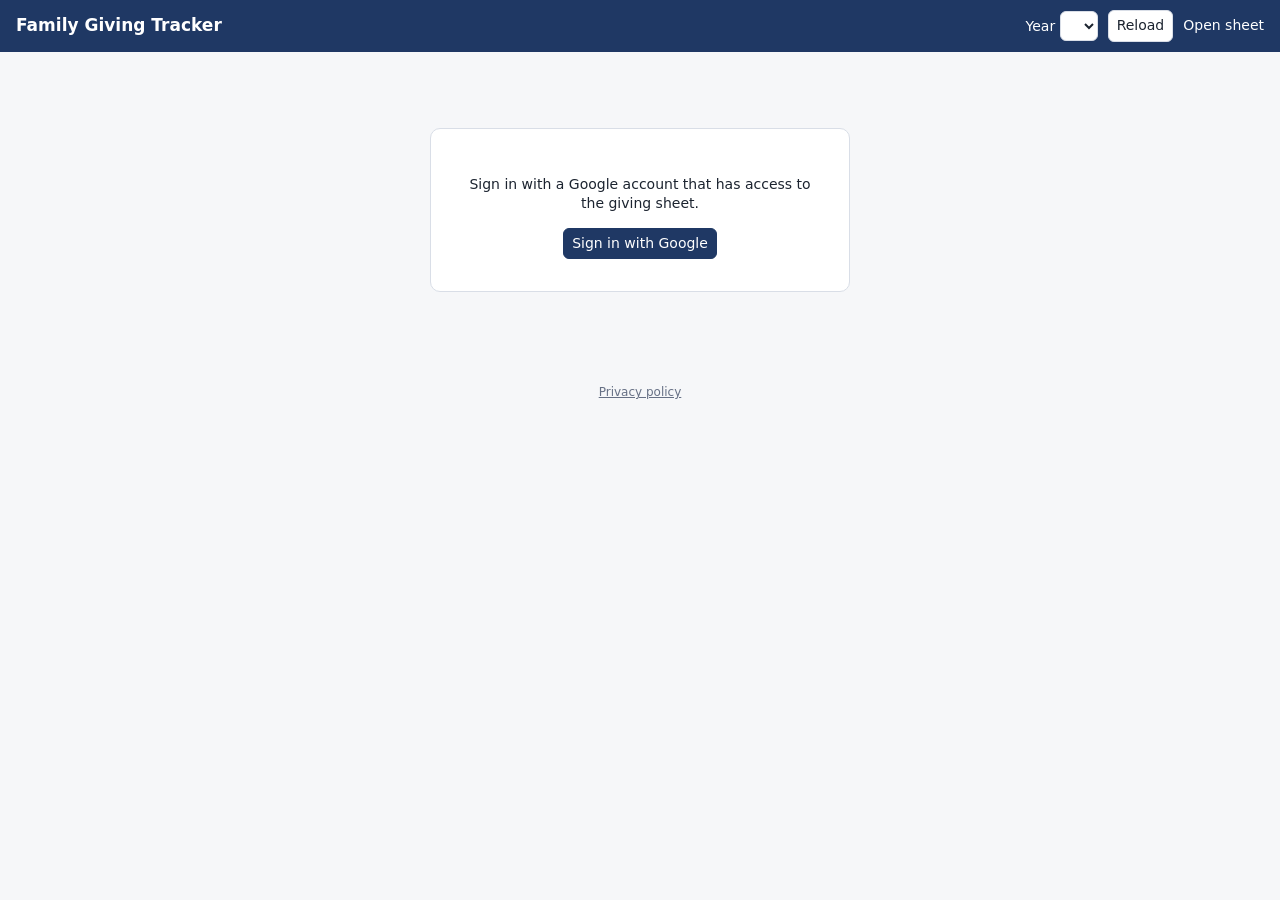
<file: index.html>
<!DOCTYPE html>
<html lang="en">
<head>
<meta charset="utf-8">
<meta name="viewport" content="width=device-width, initial-scale=1">
<title>Family Giving Tracker</title>
<link rel="stylesheet" href="style.css">
<script src="https://accounts.google.com/gsi/client" async defer></script>
<script src="https://apis.google.com/js/api.js" async defer></script>
</head>
<body>
<header>
  <h1>Family Giving Tracker</h1>
  <nav id="nav" hidden>
    <a href="#decide">Decide</a><a href="#execute">Execute</a><a href="#budget">Budget</a><a href="#charts">Charts</a><a href="#history">History</a>
  </nav>
  <div id="controls" hidden>
    <label>Year <select id="year"></select></label>
    <button id="reload" title="Reload from the sheet">Reload</button>
    <a id="sheetlink" target="_blank" rel="noopener">Open sheet</a>
  </div>
</header>
<div id="msg" role="status"></div>
<main id="main">
  <div id="signin">
    <p>Sign in with a Google account that has access to the giving sheet.</p>
    <button id="signinbtn" class="primary">Sign in with Google</button>
  </div>
</main>
<footer><a href="privacy.html">Privacy policy</a></footer>
<script src="config.js"></script>
<script src="app.js"></script>
</body>
</html>
</file>
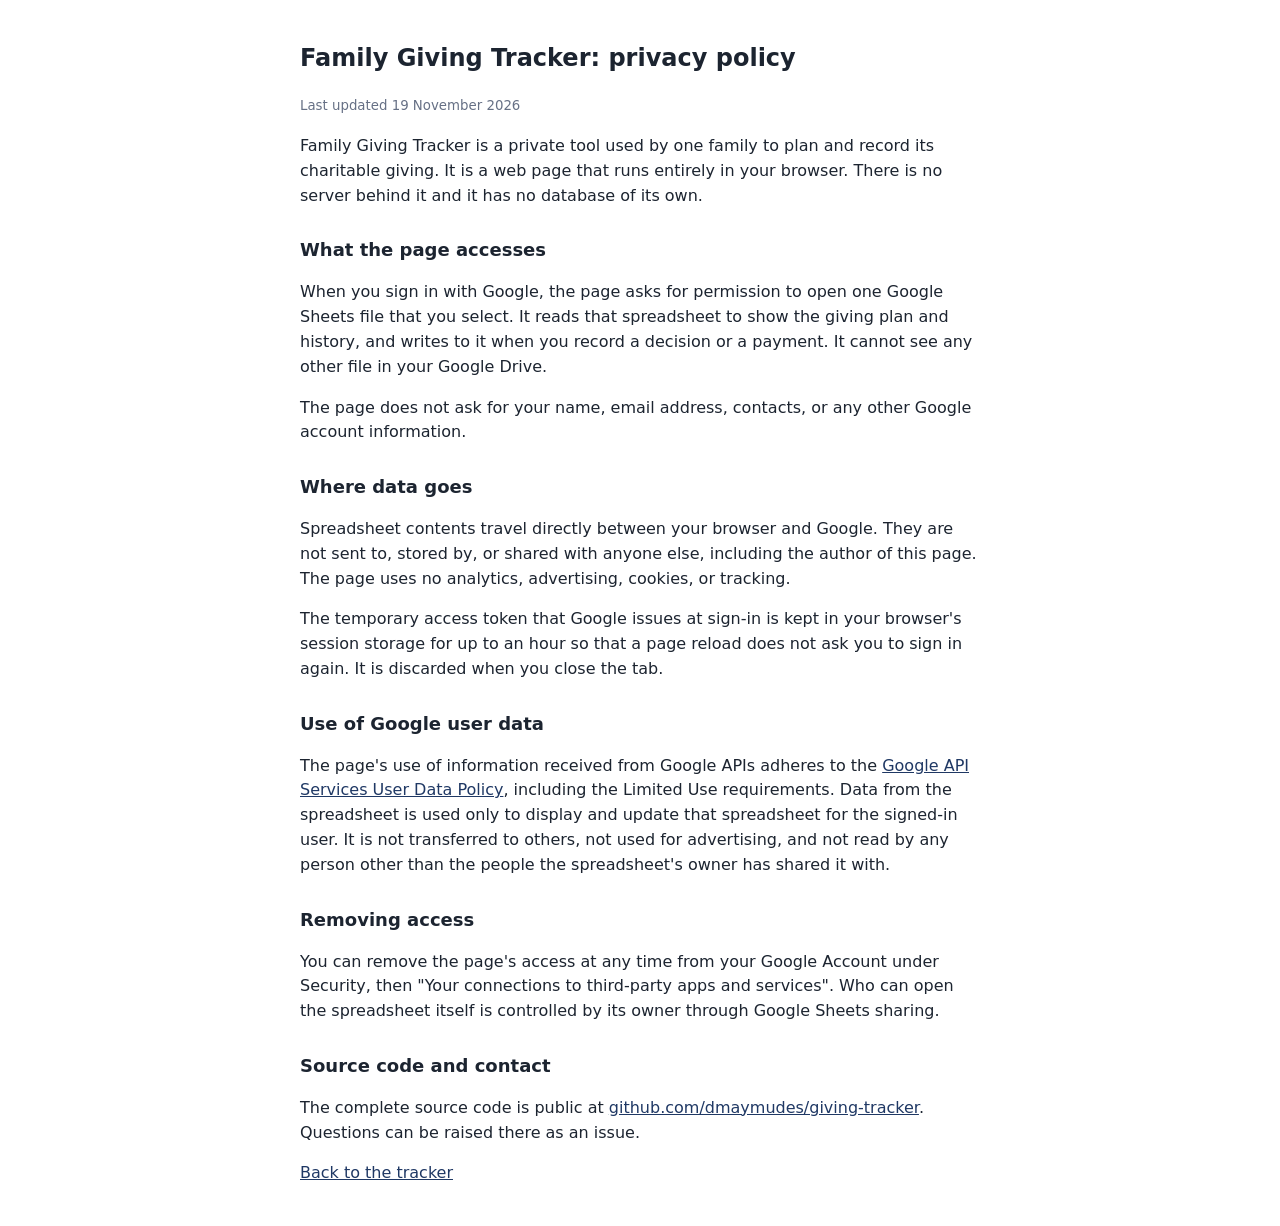
<file: privacy.html>
<!DOCTYPE html>
<html lang="en">
<head>
<meta charset="utf-8">
<meta name="viewport" content="width=device-width, initial-scale=1">
<title>Privacy policy: Family Giving Tracker</title>
<style>
body{font:16px/1.55 system-ui,-apple-system,"Segoe UI",Arial,sans-serif;color:#1c2430;max-width:680px;margin:40px auto;padding:0 20px}
h1{font-size:24px}h2{font-size:18px;margin-top:28px}a{color:#1f3864}small{color:#667085}
</style>
</head>
<body>
<h1>Family Giving Tracker: privacy policy</h1>
<p><small>Last updated 19 November 2026</small></p>

<p>Family Giving Tracker is a private tool used by one family to plan and record its charitable giving. It is a web page that runs entirely in your browser. There is no server behind it and it has no database of its own.</p>

<h2>What the page accesses</h2>
<p>When you sign in with Google, the page asks for permission to open one Google Sheets file that you select. It reads that spreadsheet to show the giving plan and history, and writes to it when you record a decision or a payment. It cannot see any other file in your Google Drive.</p>
<p>The page does not ask for your name, email address, contacts, or any other Google account information.</p>

<h2>Where data goes</h2>
<p>Spreadsheet contents travel directly between your browser and Google. They are not sent to, stored by, or shared with anyone else, including the author of this page. The page uses no analytics, advertising, cookies, or tracking.</p>
<p>The temporary access token that Google issues at sign-in is kept in your browser's session storage for up to an hour so that a page reload does not ask you to sign in again. It is discarded when you close the tab.</p>

<h2>Use of Google user data</h2>
<p>The page's use of information received from Google APIs adheres to the <a href="https://developers.google.com/terms/api-services-user-data-policy">Google API Services User Data Policy</a>, including the Limited Use requirements. Data from the spreadsheet is used only to display and update that spreadsheet for the signed-in user. It is not transferred to others, not used for advertising, and not read by any person other than the people the spreadsheet's owner has shared it with.</p>

<h2>Removing access</h2>
<p>You can remove the page's access at any time from your Google Account under Security, then "Your connections to third-party apps and services". Who can open the spreadsheet itself is controlled by its owner through Google Sheets sharing.</p>

<h2>Source code and contact</h2>
<p>The complete source code is public at <a href="https://github.com/dmaymudes/giving-tracker">github.com/dmaymudes/giving-tracker</a>. Questions can be raised there as an issue.</p>

<p><a href="./">Back to the tracker</a></p>
</body>
</html>
</file>
<file: style.css>
:root{--ink:#1c2430;--mute:#667085;--line:#d9dee7;--bg:#f6f7f9;--card:#fff;--accent:#1f3864;--ok:#1a7f4b;--warn:#b54708;--bad:#b42318}
*{box-sizing:border-box}
body{margin:0;font:14px/1.4 system-ui,-apple-system,"Segoe UI",Arial,sans-serif;color:var(--ink);background:var(--bg)}
header{display:flex;flex-wrap:wrap;align-items:center;gap:12px 24px;padding:10px 16px;background:var(--accent);color:#fff}
h1{font-size:17px;margin:0}
nav a{color:#fff;text-decoration:none;padding:6px 10px;border-radius:6px;opacity:.8}
nav a.on{background:rgba(255,255,255,.2);opacity:1}
#controls{margin-left:auto;display:flex;gap:10px;align-items:center}
#controls a{color:#fff}
main{padding:16px;max-width:1300px;margin:0 auto}
#signin{background:var(--card);padding:32px;border-radius:10px;max-width:420px;margin:60px auto;text-align:center;border:1px solid var(--line)}
#msg{position:sticky;top:0;z-index:5}
#msg div{padding:8px 16px;background:#fff4e5;border-bottom:1px solid #f0c98a}
#msg div.err{background:#fdecea;border-color:#f1aeb5}
button,select,input{font:inherit;padding:5px 8px;border:1px solid var(--line);border-radius:6px;background:#fff;color:var(--ink)}
button{cursor:pointer}
button.primary{background:var(--accent);color:#fff;border-color:var(--accent)}
button.ok{color:var(--ok);border-color:var(--ok)}
button.bad{color:var(--bad)}
button:disabled{opacity:.5;cursor:default}
.bar{display:flex;flex-wrap:wrap;gap:10px;align-items:center;margin:0 0 12px}
.bar .sp{flex:1}
.card{background:var(--card);border:1px solid var(--line);border-radius:10px;margin:0 0 16px;overflow-x:auto}
.card h2{font-size:15px;margin:0;padding:10px 12px;border-bottom:1px solid var(--line);display:flex;gap:12px;align-items:baseline}
.card h2 small{color:var(--mute);font-weight:400}
table{border-collapse:collapse;width:100%}
th,td{padding:6px 10px;text-align:left;border-bottom:1px solid #eef0f4;white-space:nowrap}
th{font-size:12px;color:var(--mute);font-weight:600;position:sticky;top:0;background:#fff}
td.n,th.n{text-align:right;font-variant-numeric:tabular-nums}
td.org{white-space:normal;min-width:200px}
td.addr{white-space:normal;color:var(--mute);font-size:12px;max-width:260px}
tr.tot td{font-weight:600;border-top:2px solid var(--line)}
input.amt{width:90px;text-align:right}
input.ref{width:90px}
.tag{display:inline-block;padding:1px 7px;border-radius:10px;font-size:12px;background:#eef0f4}
.tag.Approved{background:#e3f4ea;color:var(--ok)}.tag.Declined{background:#fdecea;color:var(--bad)}.tag.Deferred{background:#fff4e5;color:var(--warn)}
.over{color:var(--bad);font-weight:600}.under{color:var(--warn);font-weight:600}.fine{color:var(--ok)}
.meter{height:8px;background:#eef0f4;border-radius:4px;min-width:120px;overflow:hidden}
.meter i{display:block;height:100%;background:var(--accent)}
.empty{padding:20px;color:var(--mute)}
a.orglink{color:inherit;text-decoration:none;border-bottom:1px dotted var(--mute);cursor:pointer}
.grid2{display:grid;grid-template-columns:repeat(auto-fit,minmax(420px,1fr));gap:16px}
@media(max-width:700px){main{padding:8px}th,td{padding:5px 6px}.grid2{grid-template-columns:1fr}}

.hb{padding:10px 12px}
.hbrow{display:grid;grid-template-columns:minmax(110px,170px) 1fr 72px 52px;gap:8px;align-items:center;padding:3px 0}
.hbl{overflow:hidden;text-overflow:ellipsis;white-space:nowrap}
.hbt{height:14px;display:flex;gap:2px}.hbt i{display:block;height:100%;min-width:2px;background:#2a78d6}.hbt i:last-child{border-radius:0 4px 4px 0}.hbt i.p{opacity:.4}
.hbv,.hbp{text-align:right;font-variant-numeric:tabular-nums}.hbp{color:var(--mute)}
.hbrow:hover .hbt i,.col:hover i{background:#1c5cab}
svg{display:block;width:100%;height:auto;max-height:340px}
svg rect:hover{opacity:.8}
.ax{font-size:11px;fill:#667085}.ax.b{fill:#1c2430;font-weight:600}
.legend{display:flex;flex-wrap:wrap;gap:6px 16px;padding:10px 12px 0}
.legend i{display:inline-block;width:10px;height:10px;border-radius:2px;margin-right:6px}
.cols{display:grid;grid-template-columns:repeat(12,1fr);gap:6px;height:220px;padding:14px 12px 8px;align-items:end}
.col{display:flex;flex-direction:column;justify-content:flex-end;align-items:center;height:100%;gap:3px}
.col i{display:block;width:70%;max-width:40px;background:#2a78d6;border-radius:4px 4px 0 0;min-height:1px}
.col b{font-size:11px;font-weight:600}.col span{font-size:11px;color:var(--mute)}
#tip{position:fixed;z-index:20;background:#1c2430;color:#fff;padding:5px 8px;border-radius:6px;font-size:12px;pointer-events:none;max-width:280px}

.tiles{display:grid;grid-template-columns:repeat(5,1fr);gap:8px;padding:12px}
.tile{border:1px solid var(--line);border-radius:8px;padding:8px 10px}
.tile b{display:block;font-size:22px}.tile span{display:block}.tile small{color:var(--mute);font-variant-numeric:tabular-nums}
.dv{max-height:420px;overflow-y:auto;border-top:1px solid var(--line)}
.dvrow{display:grid;grid-template-columns:minmax(140px,260px) 1fr 80px 84px;gap:8px;align-items:center;padding:3px 0}
.dvt{height:14px;position:relative;background:linear-gradient(#d9dee7,#d9dee7) center/1px 100% no-repeat}
.dvt i{position:absolute;top:0;height:100%;min-width:2px}
.dvt i.up{left:50%;background:#2a78d6;border-radius:0 4px 4px 0}.dvt i.dn{right:50%;background:#eb6834;border-radius:4px 0 0 4px}
.hb.wide .hbrow{grid-template-columns:minmax(140px,300px) 1fr 72px 52px}
footer{text-align:center;padding:16px;font-size:12px}footer a{color:var(--mute)}
th.sortable{cursor:pointer;user-select:none}th.sortable:hover{color:var(--ink)}th[data-dir="asc"]::after{content:" ▲";font-size:9px}th[data-dir="desc"]::after{content:" ▼";font-size:9px}
.callout{padding:10px 12px;border-radius:8px;margin:0 0 12px;border:1px solid}.callout.warn{background:#fff4e5;border-color:#f0c98a}.callout.bad{background:#fdecea;border-color:#f1aeb5}.callout.good{background:#e3f4ea;border-color:#a6d8bb}
input.note{width:100%;min-width:200px;max-width:360px}.onote{font-size:12px;color:var(--mute);margin-top:2px}
.hbrow.oh{margin-top:6px;padding-top:8px;border-top:1px dashed var(--line);color:var(--mute)}.hbrow.oh .hbt i,.hbrow.oh:hover .hbt i{background:#98a2b3}
.prop{color:#b54708}td.prop{font-style:italic}
.lg-note{color:var(--mute);font-size:12px}.lg-note i.sw{display:inline-block;width:18px;height:10px;background:#2a78d6;border-radius:2px;margin:0 5px 0 10px;vertical-align:-1px}.lg-note i.sw.p{opacity:.4}
.tag.pledge{background:#e8eefb;color:#1f3864;font-size:11px;margin-left:4px}
</file>
